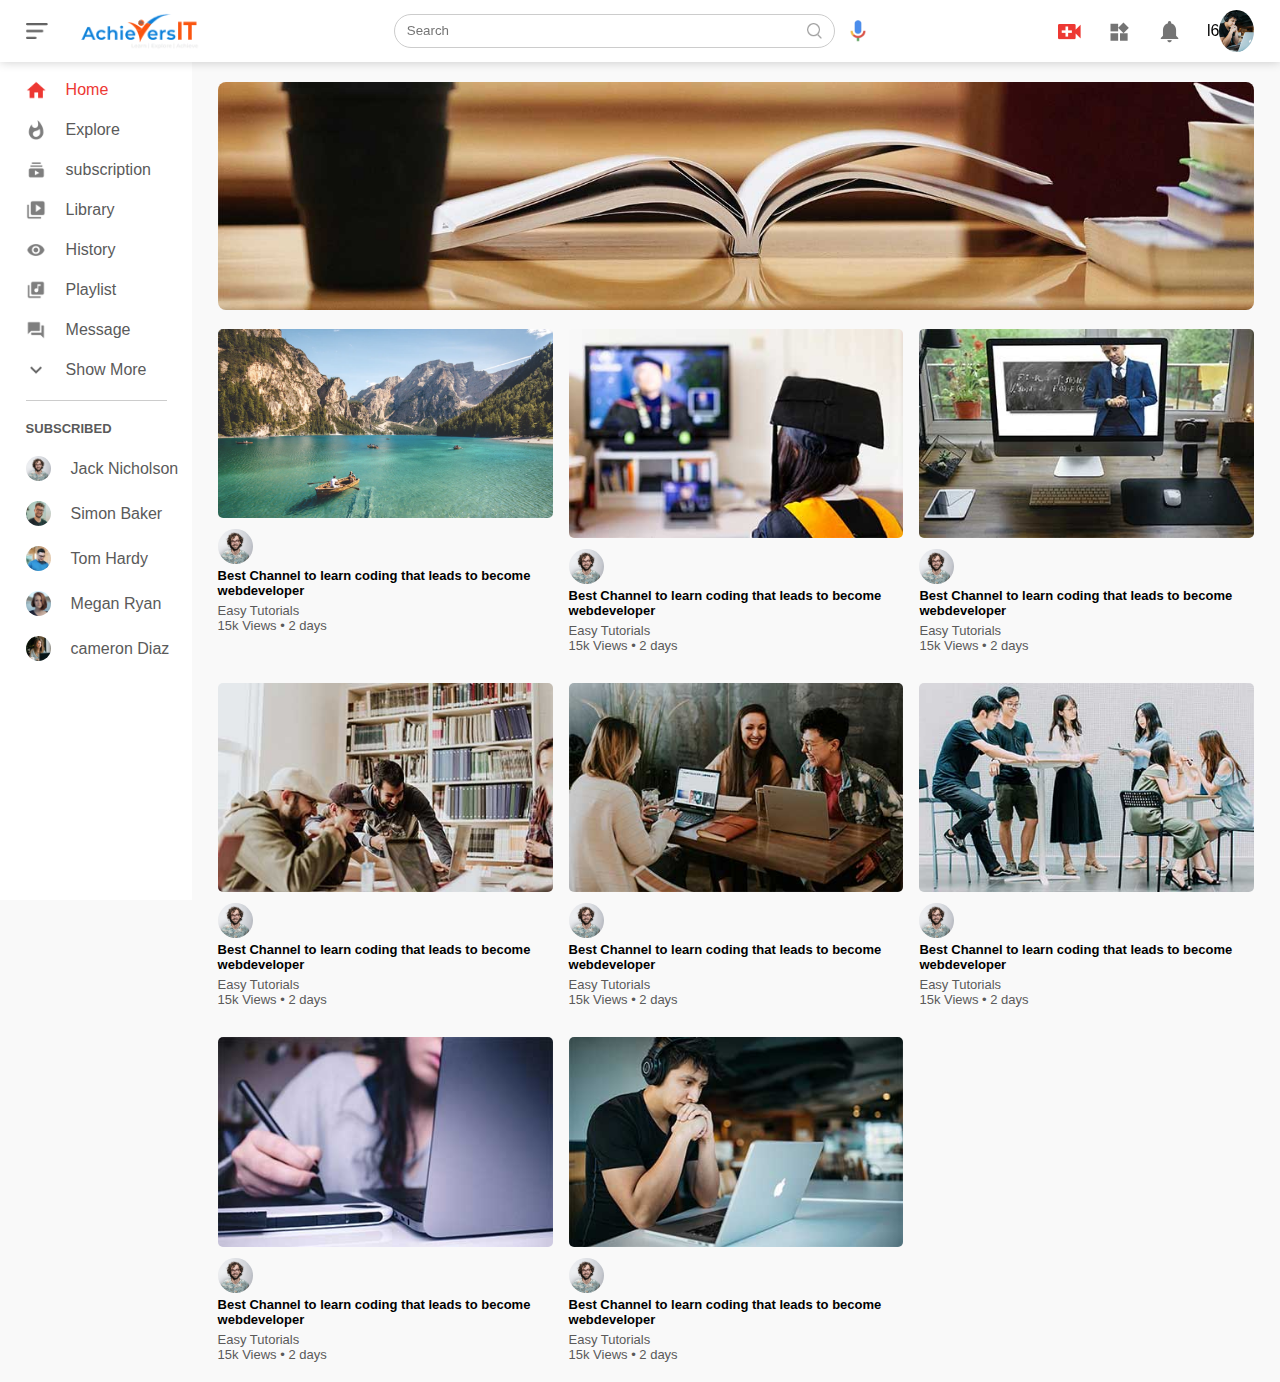
<file: index.html>
<!DOCTYPE html>
<html lang="en">
<head>
    <meta charset="UTF-8">
    <meta http-equiv="X-UA-Compatible" content="IE=edge">
    <meta name="viewport" content="width=device-width, initial-scale=1.0">
    <title>Video Sharing Website - Easy Tutorials YouTube Channel</title>
    <link rel="stylesheet" href="style.css">
</head>
<body>
    


<!------------------------------------------navbar---------------------->
    <nav class="flex">
        <div class="nav-left flex">

            <img src="images/menu.png" alt="menu" class="menu-icon">
            <img src="images/AIT-white.jpg"   alt="logo" class="logo">
        </div>
        <div class="nav-middle flex">
                <div class="search-box flex">
                        <input type="text" placeholder="Search">  
                        <img src="images/search.png" alt="search" >  
                </div>
                        <img src="images/voice-search.png" class="mic-icon">
        </div>
        <div class="nav-right flex">

            <img src="images/upload.png" alt="upload">
            <img src="images/more.png" alt="upload">            
            <img src="images/notification.png" alt="upload">l6
            <img src="images/blog-2.jpg" class="usericon" alt="upload">
        </div>
    </nav>
    <!-----------------------------------sidebar------------------------------------>

    <div class="sidebar">
        <div class="shortcut-links">
            <a href=""><img src="images/home.png" alt=""><p>Home</p></a>
            <a href=""><img src="images/explore.png" alt=""><p>Explore</p></a>
            <a href=""><img src="images/subscriprion.png" alt=""><p>subscription</p></a>
            <a href=""><img src="images/library.png" alt=""><p>Library</p></a>
            <a href=""><img src="images/history.png" alt=""><p>History</p></a>
            <a href=""><img src="images/playlist.png" alt=""><p>Playlist</p></a>
            <a href=""><img src="images/messages.png" alt=""><p>Message</p></a>
            <a href=""><img src="images/show-more.png" alt=""><p>Show More</p></a>
            <hr>
            
        </div>
        <div class="subscribed-list">
            <h3>SUBSCRIBED</h3>
           <a href=""><img src="images/Jack.png" alt=""><p>Jack Nicholson</p>
           </a>
           <a href=""><img src="images/simon.png" alt=""><p>Simon Baker</p>
           </a>
           <a href=""><img src="images/tom.png" alt=""><p>Tom Hardy</p>
           </a>
           <a href=""><img src="images/megan.png" alt=""><p>Megan Ryan</p>
           </a>
           <a href=""><img src="images/cameron.png" alt=""><p>cameron Diaz</p>
           </a>

        </div>
    </div>

    <!------------------------------------------------main --------------------------------------------------->
    <div class="container">
        <div class="banner">
            <img src="images/page-header.jpg" >
        </div>
    

    <div class="list-container">
        <div class="vid-list">
            <a href="play-video.html"> <img src="images/thumbnail1.png" class="thumbnail"></a>
           
            <div class="flex-div">
                <img src="images/Jack.png" >
            
            <div class="vid-info">
                    <a href="play-video.html">Best Channel to learn coding that leads to become webdeveloper</a>
                    <p>Easy Tutorials</p>
                    <p>15k Views &bull; 2 days</p>
            </div>
        </div>
    </div>
        <div class="vid-list">
            <a href=""> <img src="images/cat-2.jpg" class="thumbnail"></a>
           
            <div class="flex-div">
                <img src="images/Jack.png" >
           
            <div class="vid-info">
                    <a href="">Best Channel to learn coding that leads to become webdeveloper</a>
                    <p>Easy Tutorials</p>
                    <p>15k Views &bull; 2 days</p>
            </div>
        </div>
    </div>
        <div class="vid-list">
            <a href=""> <img src="images/cat-3.jpg" class="thumbnail"></a>
           
            <div class="flex-div">
                <img src="images/Jack.png" >
           
            <div class="vid-info">
                    <a href="">Best Channel to learn coding that leads to become webdeveloper</a>
                    <p>Easy Tutorials</p>
                    <p>15k Views &bull; 2 days</p>
            </div>
        </div>
    </div>
        <div class="vid-list">
            <a href=""> <img src="images/cat-4.jpg" class="thumbnail"></a>
           
            <div class="flex-div">
                <img src="images/Jack.png" >
         
            <div class="vid-info">
                    <a href="">Best Channel to learn coding that leads to become webdeveloper</a>
                    <p>Easy Tutorials</p>
                    <p>15k Views &bull; 2 days</p>
            </div>
        </div>
    </div>
        <div class="vid-list">
            <a href=""> <img src="images/cat-5.jpg" class="thumbnail"></a>
           
            <div class="flex-div">
                <img src="images/Jack.png" >
           
            <div class="vid-info">
                    <a href="">Best Channel to learn coding that leads to become webdeveloper</a>
                    <p>Easy Tutorials</p>
                    <p>15k Views &bull; 2 days</p>
            </div>
        </div>
    </div>
        <div class="vid-list">
            <a href=""> <img src="images/cat-6.jpg" class="thumbnail"></a>
           
            <div class="flex-div">
                <img src="images/Jack.png" >
           
            <div class="vid-info">
                    <a href="">Best Channel to learn coding that leads to become webdeveloper</a>
                    <p>Easy Tutorials</p>
                    <p>15k Views &bull; 2 days</p>
            </div>
        </div>
    </div>
        <div class="vid-list">
            <a href=""> <img src="images/cat-7.jpg" class="thumbnail"></a>
           
            <div class="flex-div">
                <img src="images/Jack.png" >
            
            <div class="vid-info">
                    <a href="">Best Channel to learn coding that leads to become webdeveloper</a>
                    <p>Easy Tutorials</p>
                    <p>15k Views &bull; 2 days</p>
            </div>
        </div>
    </div>
        <div class="vid-list">
            <a href=""> <img src="images/cat-8.jpg" class="thumbnail"></a>
           
            <div class="flex-div">
                <img src="images/Jack.png" >
            
            <div class="vid-info">
                    <a href="">Best Channel to learn coding that leads to become webdeveloper</a>
                    <p>Easy Tutorials</p>
                    <p>15k Views &bull; 2 days</p>
            </div>
        </div>
    </div>
</div>

</div>
    <script src="script.js"></script>
</body>
</html>
</file>
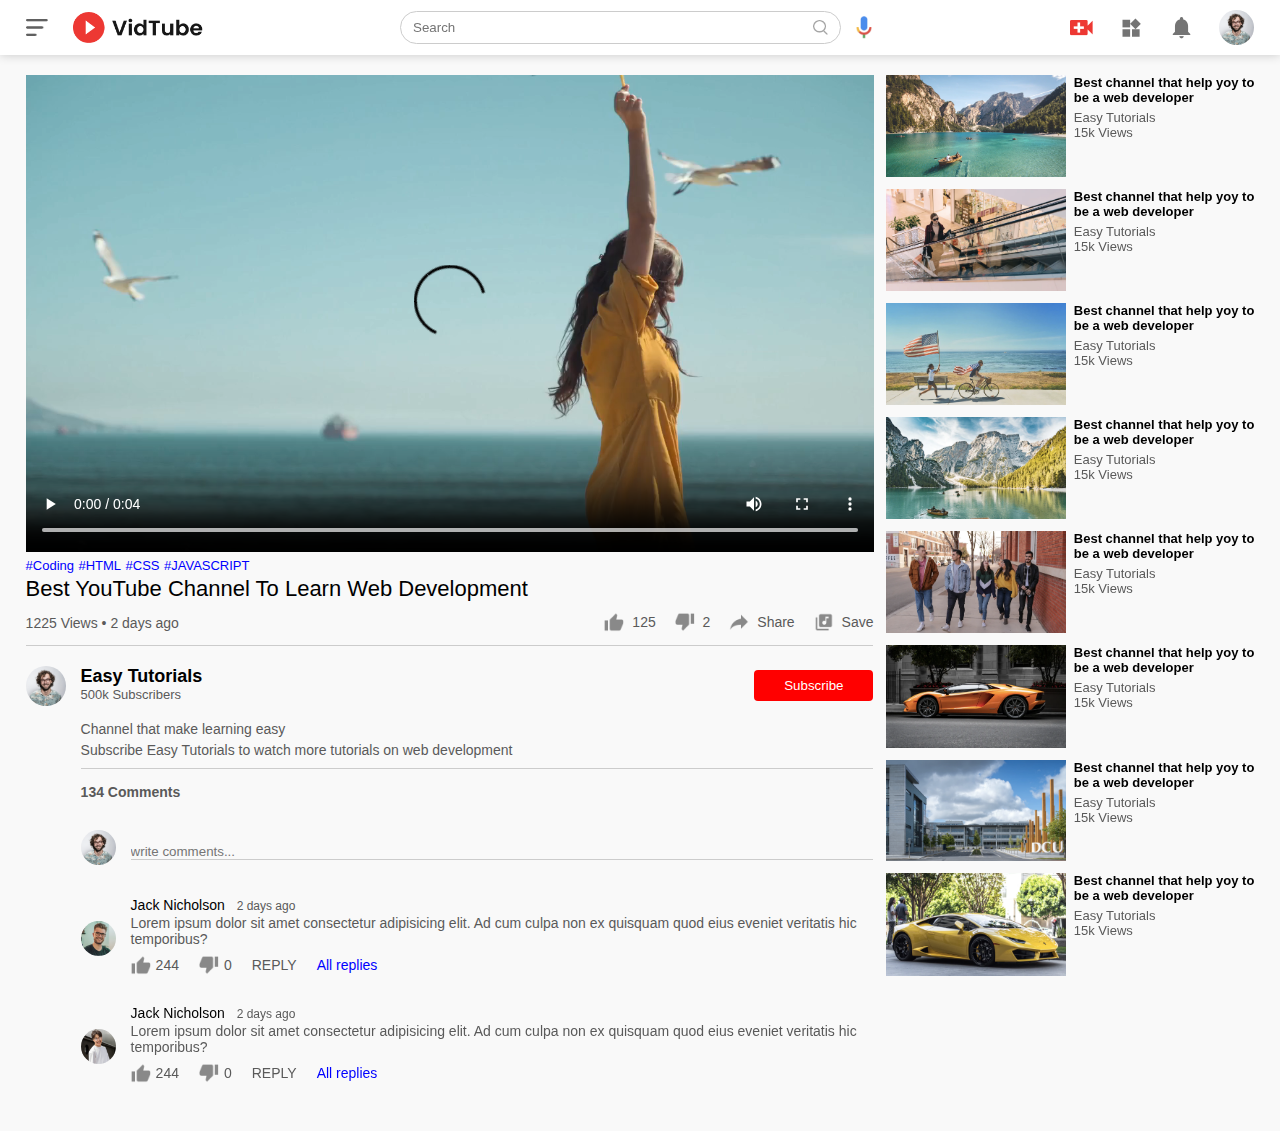
<file: play-video.html>
<!DOCTYPE html>
<html lang="en">
  <head>
    <meta charset="UTF-8" />
    <meta http-equiv="X-UA-Compatible" content="IE=edge" />
    <meta name="viewport" content="width=device-width, initial-scale=1.0" />
    <title>Play Video- Easy Tutorials YouTube Channel</title>
    <link rel="stylesheet" href="style.css" />
  </head>
  <body>
    <nav class="flex">
      <div class="nav-left flex">
        <img src="images/menu.png" alt="menu" class="menu-icon" />
        <img src="images/logo.png" alt="logo" class="logo" />
      </div>
      <div class="nav-middle flex">
        <div class="search-box flex">
          <input type="text" placeholder="Search" />
          <img src="images/search.png" alt="search" />
        </div>
        <img src="images/voice-search.png" class="mic-icon" />
      </div>
      <div class="nav-right flex">
        <img src="images/upload.png" alt="upload" />
        <img src="images/more.png" alt="upload" />
        <img src="images/notification.png" alt="upload" />
        <img src="images/Jack.png" class="usericon" alt="upload" />
      </div>
    </nav>

    <div class="container play-container">
      <div class="row">
        <div class="play-video">
          <video controls autoplay>
            <source src="images/video.mp4" type="video/mp4" />
          </video>

          <div class="tags">
            <a href="">#Coding</a> <a href="">#HTML</a> <a href="">#CSS</a> <a href="">#JAVASCRIPT</a>
          </div>
          <h3>Best YouTube Channel To Learn Web Development</h3>
          <div class="play-video-info">
            <p>1225 Views &bull; 2 days ago</p>
            <div>
                <a href=""><img src="images/like.png">125</a>
                <a href=""><img src="images/dislike.png">2</a>
                <a href=""><img src="images/share.png">Share</a>
                <a href=""><img src="images/save.png">Save</a>
            </div>
          </div>

          <hr>
          <div class="publisher">
            <img src="images/Jack.png">
            <div>
                <p>Easy Tutorials</p>
                <span>500k Subscribers</span>
            </div>
            <button type="button">Subscribe</button>
          </div>

          <div class="vid-description">
            <p>Channel that make learning easy</p>
            <p>Subscribe Easy Tutorials to watch more tutorials on web development</p>
            <hr>
            <h4>134 Comments</h4>

            <div class="add-comment">
              <img src="images/Jack.png" >
              <input type="text" placeholder="write comments..."> 
            </div>

            <div class="old-comment">
              <img src="images/simon.png">
              <div>
                <h3>Jack Nicholson <span>2 days ago</span></h3>
                <p>Lorem ipsum dolor sit amet consectetur adipisicing elit. Ad cum culpa non ex quisquam quod eius eveniet veritatis hic temporibus?</p>
                <div class="acomment-action">
                  <img src="images/like.png" >
                  <span>244</span>
                  <img src="images/dislike.png" >
                  <span>0</span>
                  <span>REPLY</span>
                  <a href="">All replies</a>
                </div>
              </div>
            </div>
            <div class="old-comment">
              <img src="images/gerard.png">
              <div>
                <h3>Jack Nicholson <span>2 days ago</span></h3>
                <p>Lorem ipsum dolor sit amet consectetur adipisicing elit. Ad cum culpa non ex quisquam quod eius eveniet veritatis hic temporibus?</p>
                <div class="acomment-action">
                  <img src="images/like.png" >
                  <span>244</span>
                  <img src="images/dislike.png" >
                  <span>0</span>
                  <span>REPLY</span>
                  <a href="">All replies</a>
                </div>
              </div>
            </div>
          </div>
        </div>
        <div class="right-sidebar">
          <div class="side-video-list">
            <a href="" class="small-thumbnail"><img src="images/thumbnail1.png" /></a>
            <div class="vid-info">
                <a href="">Best channel that help yoy to be a web developer</a>
                <p>Easy Tutorials</p>
                <p>15k Views</p>
            </div>
          </div>
          <div class="side-video-list">
            <a href="" class="small-thumbnail"><img src="images/thumbnail3.png" /></a>
            <div class="vid-info">
                <a href="">Best channel that help yoy to be a web developer</a>
                <p>Easy Tutorials</p>
                <p>15k Views</p>
            </div>
          </div>
          <div class="side-video-list">
            <a href="" class="small-thumbnail"><img src="images/thumbnail2.png" /></a>
            <div class="vid-info">
                <a href="">Best channel that help yoy to be a web developer</a>
                <p>Easy Tutorials</p>
                <p>15k Views</p>
            </div>
          </div>
          <div class="side-video-list">
            <a href="" class="small-thumbnail"><img src="images/thumbnail4.png" /></a>
            <div class="vid-info">
                <a href="">Best channel that help yoy to be a web developer</a>
                <p>Easy Tutorials</p>
                <p>15k Views</p>
            </div>
          </div>
          <div class="side-video-list">
            <a href="" class="small-thumbnail"><img src="images/thumbnail5.png" /></a>
            <div class="vid-info">
                <a href="">Best channel that help yoy to be a web developer</a>
                <p>Easy Tutorials</p>
                <p>15k Views</p>
            </div>
          </div>
          <div class="side-video-list">
            <a href="" class="small-thumbnail"><img src="images/thumbnail6.png" /></a>
            <div class="vid-info">
                <a href="">Best channel that help yoy to be a web developer</a>
                <p>Easy Tutorials</p>
                <p>15k Views</p>
            </div>
          </div> 
          <div class="side-video-list">
            <a href="" class="small-thumbnail"><img src="images/thumbnail7.png" /></a>
            <div class="vid-info">
                <a href="">Best channel that help yoy to be a web developer</a>
                <p>Easy Tutorials</p>
                <p>15k Views</p>
            </div>
          </div>
          <div class="side-video-list">
            <a href="" class="small-thumbnail"><img src="images/thumbnail8.png" /></a>
            <div class="vid-info">
                <a href="">Best channel that help yoy to be a web developer</a>
                <p>Easy Tutorials</p>
                <p>15k Views</p>
            </div>
          </div>
        </div>
      </div>
    </div>
  </body>
</html>
</file>
<file: style.css>
*{
    margin: 0;
    padding: 0;
    font-family: "poppins",sans-serif;
    box-sizing: border-box;
}
a{
    text-decoration: none;
    color:#5a5a5a;
}
img{
    cursor:pointer
}
.flex{
    display: flex;
    align-items: center;
}
nav{
    padding: 10px 2%;
    justify-content: space-between;
    box-shadow: 0 0 10px rgba(0, 0, 0, 0.2);
    background: #fff;

    position: sticky;
    top:0;
    z-index: 10;
}
.nav-right img{
width:25px;
    margin-right: 25px;
}
.nav-right .usericon{
    width: 35px;
border-radius: 50%;
margin-right: 0;
}

.nav-left .menu-icon{
    width:22px;
    margin-right: 25px;
}
.nav-left .logo{
    width:130px;

}
.nav-middle .mic-icon{
width:16px;

}
.nav-middle .search-box{
    border:1px solid #ccc;
    margin-right:15px ;
    padding: 8px 12px;
    border-radius: 25px;
}
.nav-middle .search-box input{
    width:400px;
    border:0;
    outline:0;
    background: transparent;
}
.nav-middle .search-box img{
    width:15px
}


/*-----------------------sidebar------------------*/

.sidebar{
    background: #fff;
    width:15%;
    height: 100vh;
    position: fixed;
    top:0;
    padding-left: 2%;
    padding-top: 80px;
}
.shortcut-links a img{
    width:20px;
    margin-right: 20px;
}
.shortcut-links a{
   display: flex;
   align-items: center;
   margin-bottom: 20px;
   width:fit-content;
   flex-wrap: wrap;
}
.shortcut-links a:first-child{
    color:#ed3833
}
.sidebar hr{
    border: 0;
    height:1px;
    background: #ccc;
    width:85%;
}
.subscribed-list h3{
    font-size: 13px;
    margin:20px 0;
    color:#5a5a5a;
}
.subscribed-list a{
    display: flex;
    align-items: center;
    margin-bottom: 20px;
    width:fit-content;
    flex-wrap: wrap;
}
.subscribed-list a img{
    width:25px;
    border-radius: 50%;
    margin-right: 20px;

}

.small-sidebar{
    width:5%;

}
.small-sidebar a p{
    display: none;

}
.small-sidebar h3{ 
    display: none;
}
.small-sidebar hr{
    width:50%;
    margin-bottom: 25px;
}
/*---------------------------------main---------------------------*/

.container{
    background: #f9f9f9;
    padding-left: 17%;
    padding-right:2% ;
    padding-top: 20px;
    padding-bottom: 20px;

}
.large-container{
    padding-left: 7%;
}
.banner{
    width: 100%;
    
}
.banner img{
    width: 100%;
    border-radius: 8px;
}
.list-container{
    display: grid;
    grid-template-columns: repeat(auto-fit,minmax(250px,1fr));
    grid-column-gap:16px ;
    grid-row-gap:30px ;
    margin-top: 15px;
}
.vid-list .thumbnail{
    width: 100%;
    border-radius: 5px;

}
.vid-list .flex-div{
    align-items: flex-start;
    margin-top: 7px;
}
.vid-list .flex-div img{
    width:35px;
    margin-right: 10px;
    border-radius:50% ;
}
.vid-info{
    color:#5a5a5a;
    font-size: 13px;
}
.vid-info a{
  color: #000;
  font-weight: 600;
  display: block;
  margin-bottom: 5px;
}
@media (max-width:900px){

    .menu-icon{
        display: none;
    }
    .sidebar{
        display: none;
    }
    .container, .large-container{
        padding-left: 5%;
        padding-right: 5%;
    }
    .nav-right img{
        display: none;
    }
    .nav-right .usericon{
        display: block;
        width:30px;
    }
    .nav-middle .search-box input{
        width:100px
    }
    .nav-middle .mic-icon{
        display:none;
    }
    .logo{
        width:90px;     
    }
}

/*-------------------------------------play video page------------------------------------*/
.play-container{
    padding-left: 2%;
}
.row{
    display: flex;
    justify-content: space-between;
    flex-wrap: wrap;


}
.play-video{
    flex-basis: 69%;

}
.right-sidebar{
    flex-basis: 30%;
}
.play-video video{
    width: 100%;
}
.side-video-list{
    display: flex;
    justify-content: space-between;
    margin-bottom: 8px;
}
.side-video-list img{
    width:100%;
}
.side-video-list .small-thumbnail{
    flex-basis: 49%;
}
.side-video-list .vid-info{
    flex-basis: 49%;
}
.play-video .tags a{
    color:#0000ff;
    font-size: 13px;
}
.play-video  h3{
    font-weight: 500;
    font-size: 22px;
    margin-top: 2px;
}
.play-video .play-video-info{
    display: flex;
    align-items: center;
    justify-content: space-between;
    flex-wrap: wrap;
    margin-top: 10px;
    font-size: 14px;
    color:#5a5a5a;


}
.play-video .play-video-info a img{
    width:20px;
    margin-right:8px;

}
.play-video .play-video-info a{
    display: inline-flex;
    align-items: center;
    margin-left: 15px;
}
.play-video hr{
    border:0;
    height:1px;
    background: #ccc;
    margin: 10px 0px;

}
.publisher{
    display: flex;
    align-items: center;
    margin-top: 20px;
}

.publisher div{
    flex:1;
    line-height: 18px;
}
.publisher img{
    width: 40px;
    border-radius: 50%;
    margin-right: 15px;
}
.publisher div p{
    color:#000;
    font-weight: 600;
    font-size: 18px;
}
.publisher div span{
    font-size: 13px;
    color:#5a5a5a

}
.publisher button{
    background: red;
    color: #fff;
    padding: 8px 30px;
    border: 0;
    outline: 0;
    border-radius: 4px;
    cursor: pointer;
}
.vid-description{
    padding-left: 55px;
    margin: 15px 0;
}
.vid-description p{
font-size: 14px;
 margin-bottom: 5px;
 color:#5a5a5a

}
.vid-description h4{
  font-size: 14px;
  color:#5a5a5a;
  margin-top: 15px;

}
.add-comment{
    display: flex;
    align-items: center;
    margin: 30px 0;
}
.add-comment img{
    width: 35px;
    border-radius: 50%;
    margin-right:15px;
}
.add-comment input{
    border: 0;
    outline :0;
    border-bottom: 1px solid #ccc;
    width:100%;
    padding-top: 10px;
    background: transparent;

}
.old-comment{
     display: flex;  
     align-items: center;
     margin: 20px 0;
}
.old-comment img{
    width:35px;
    border-radius: 50%;
    margin-right: 15px;
}
.old-comment h3{
    font-size: 14px;
    margin-bottom: 2px;
}
.old-comment h3 span{
    font-size: 12px;
    color:#5a5a5a;
    font-weight: 500;
    margin-left: 8px;

}
.old-comment .acomment-action{
    display: flex;
    align-items: center;
    margin:8px 0;
    font-size: 14px;

}
.old-comment .acomment-action img{
    border-radius: 0;
    width:20px;
    margin-right: 5px;
}
.old-comment .acomment-action span{
    margin-right: 20px;
    color:#5a5a5a
}
.old-comment .acomment-action a{
    color:#0000ff;
}
@media (max-width:900px){
    .play-video{
        flex-basis: 100%;
    }
    .right-sidebar{
        flex-basis: 100%;
    }
    .play-container{
        padding-left: 5%;
    }
    .vid-description{
        padding-left: 0;
    }
    .play-video .play-video-info a{
         margin-left: 0;
        margin-right: 15px;
        
        margin-top: 15px; 
    }
}
</file>
